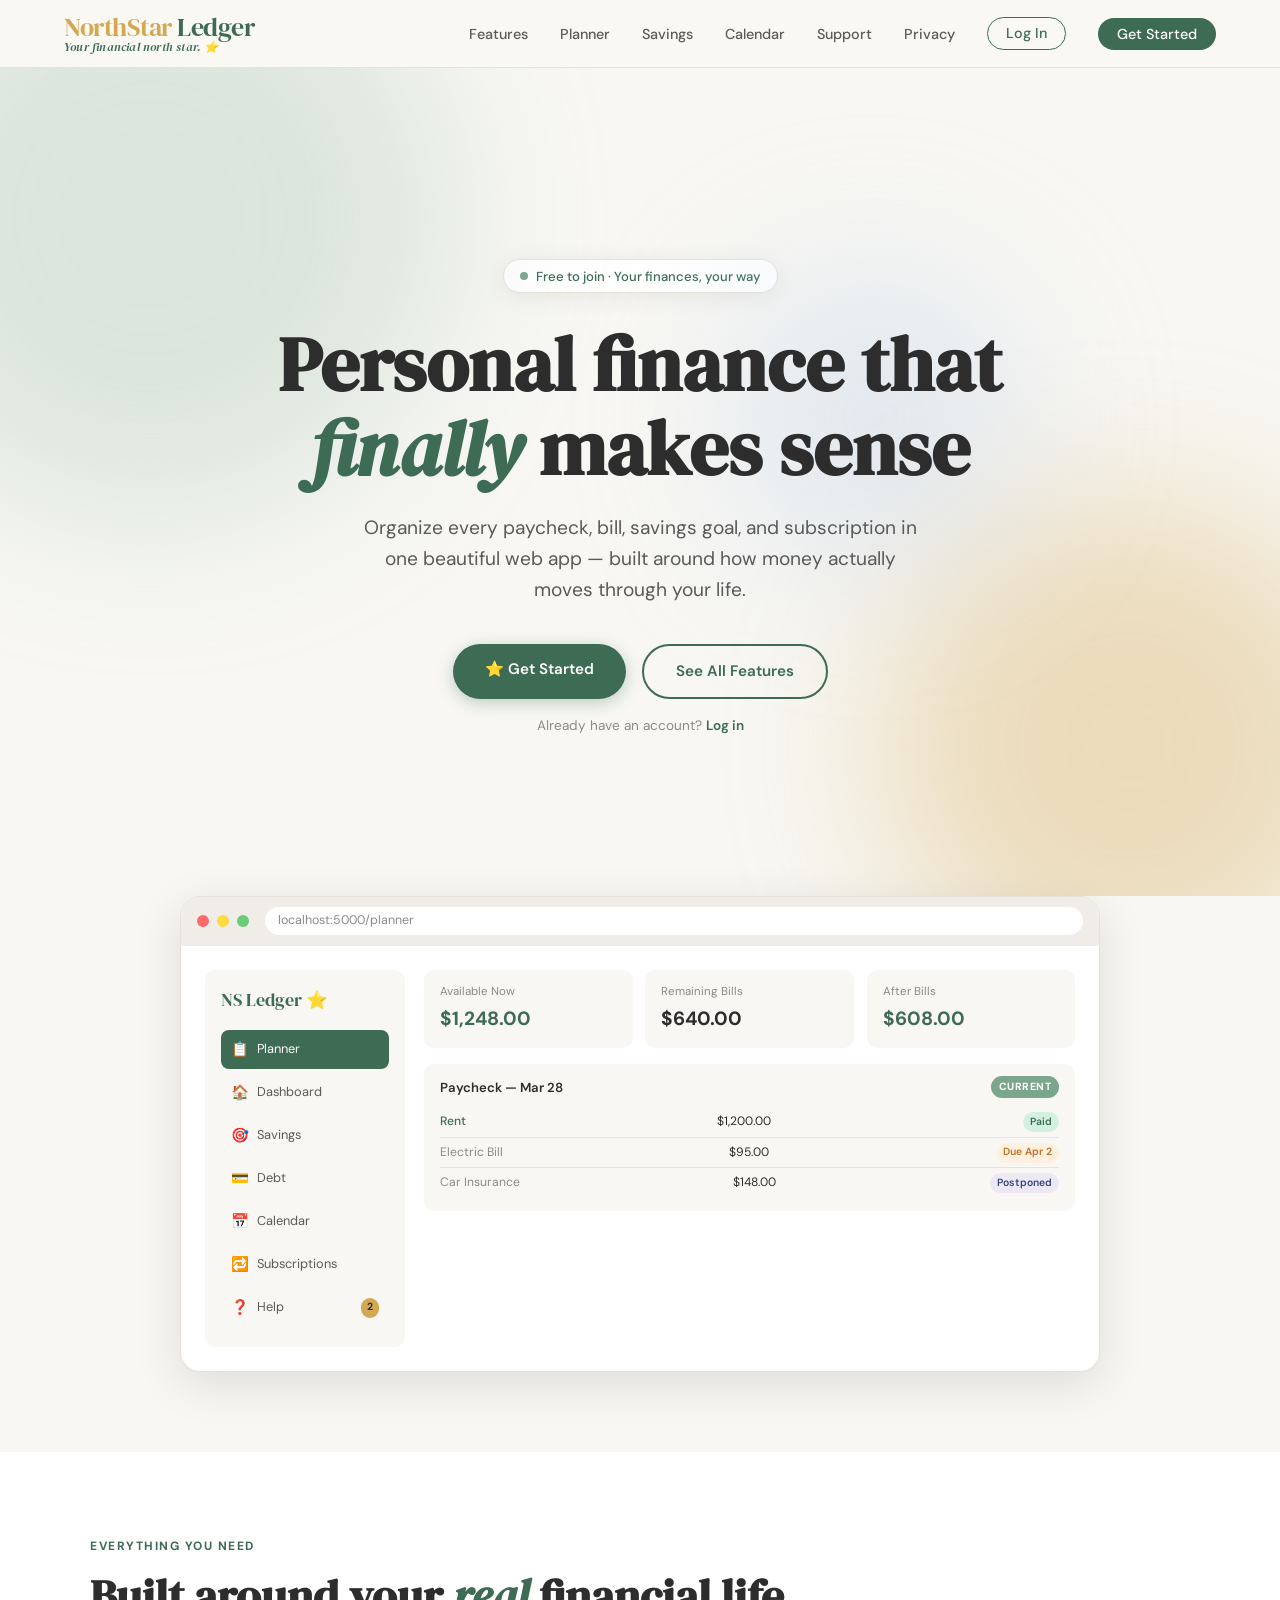
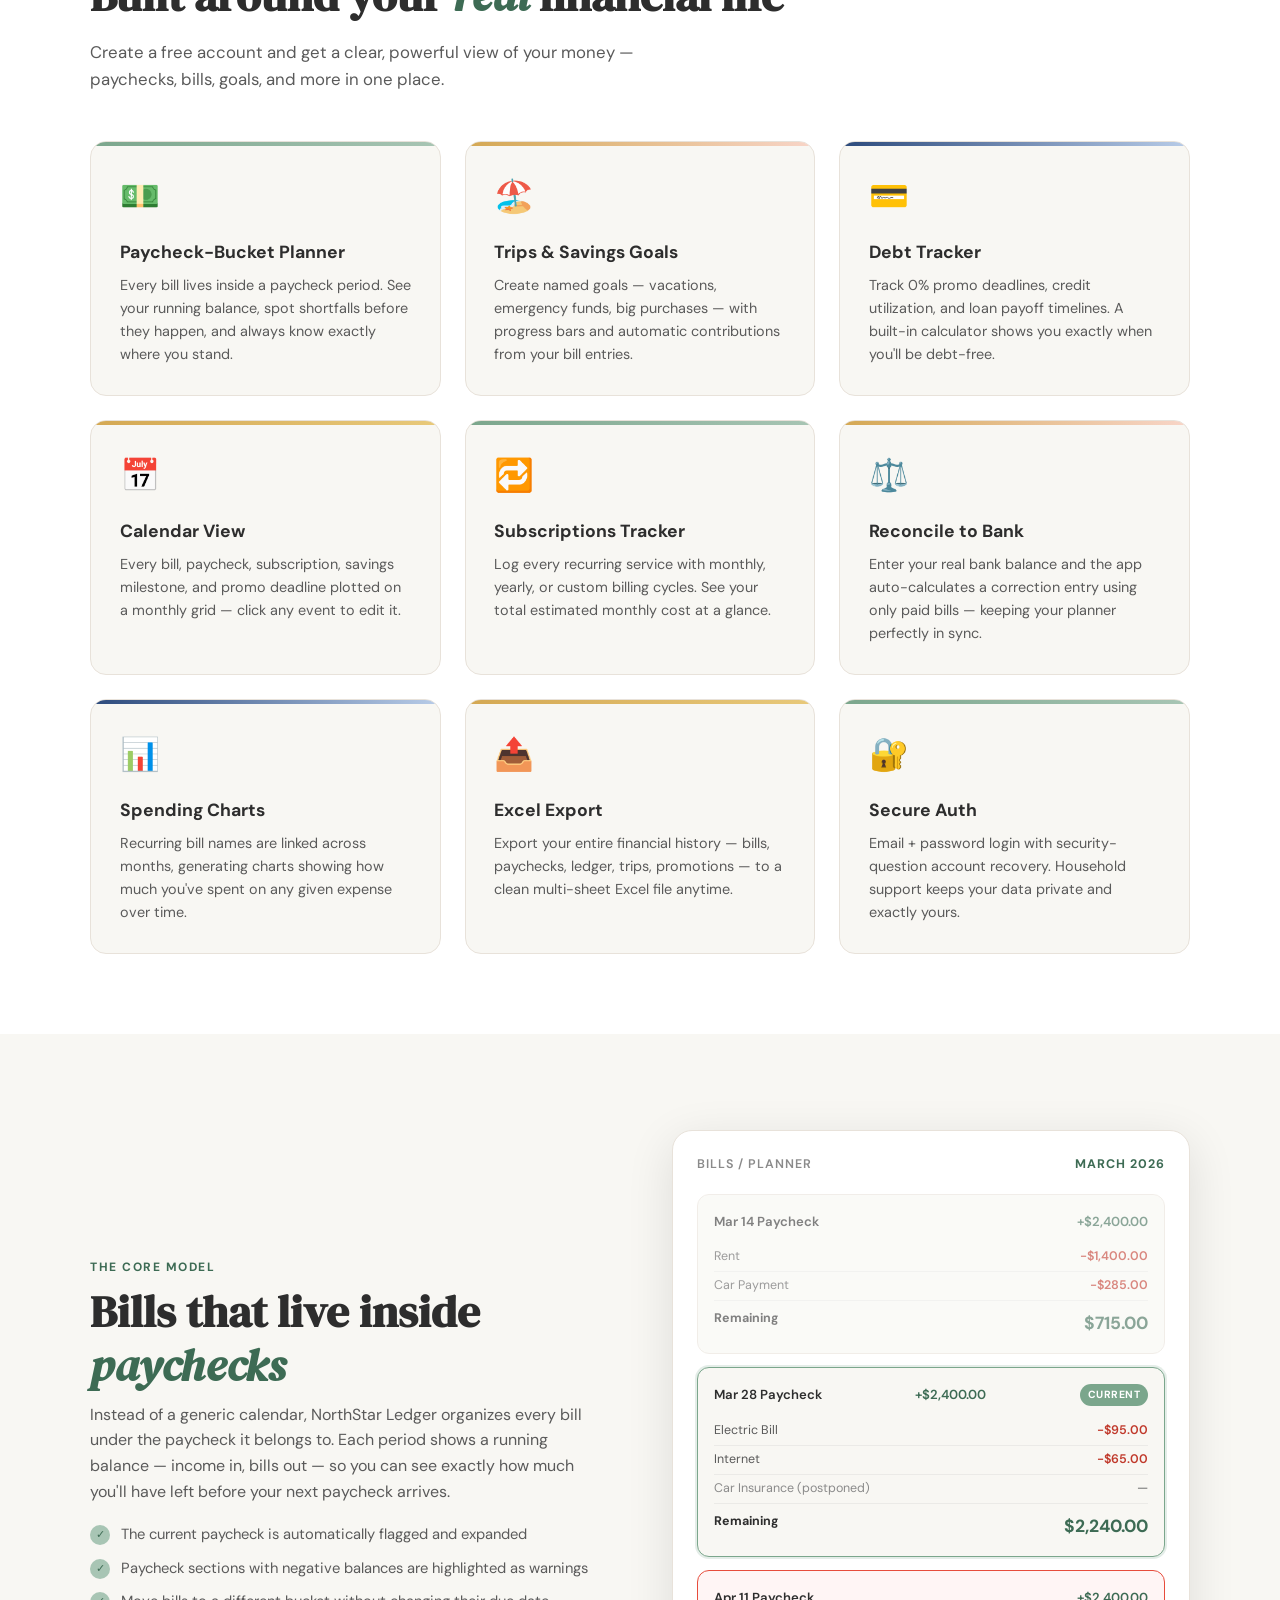
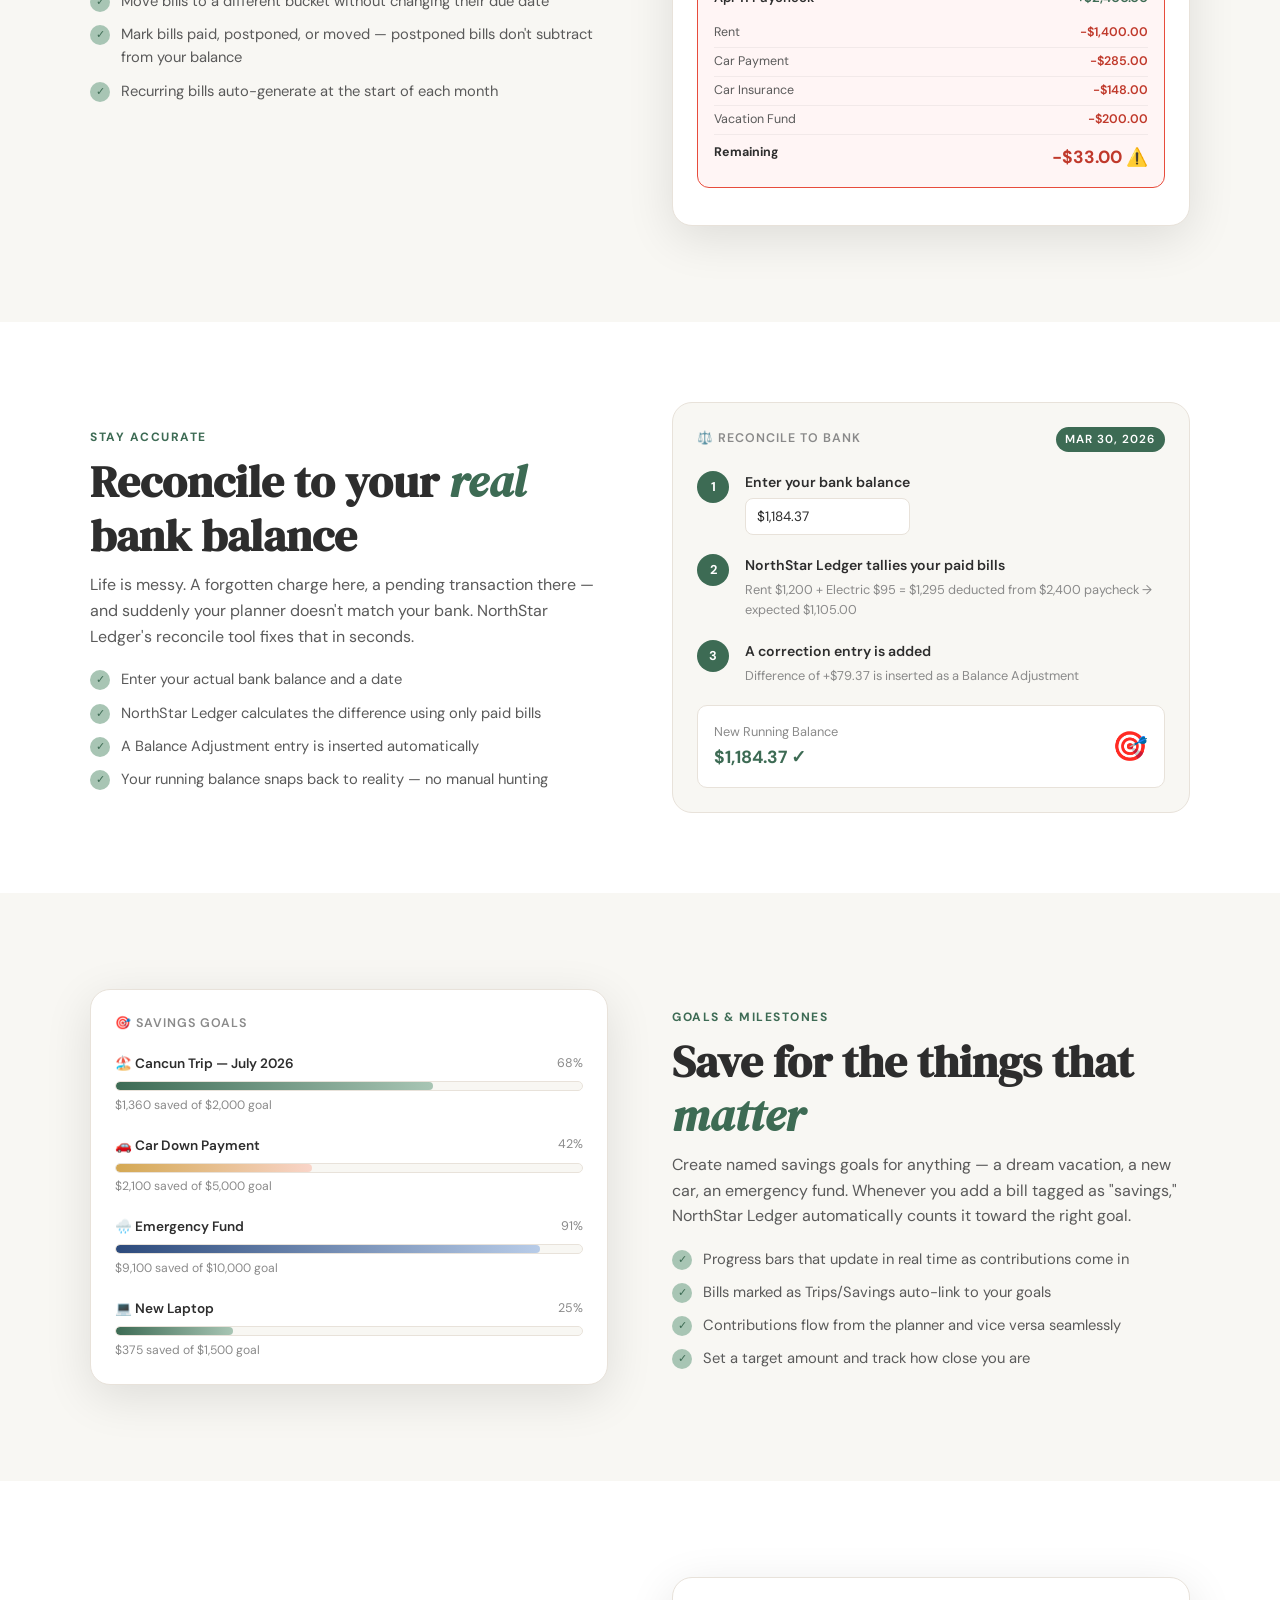
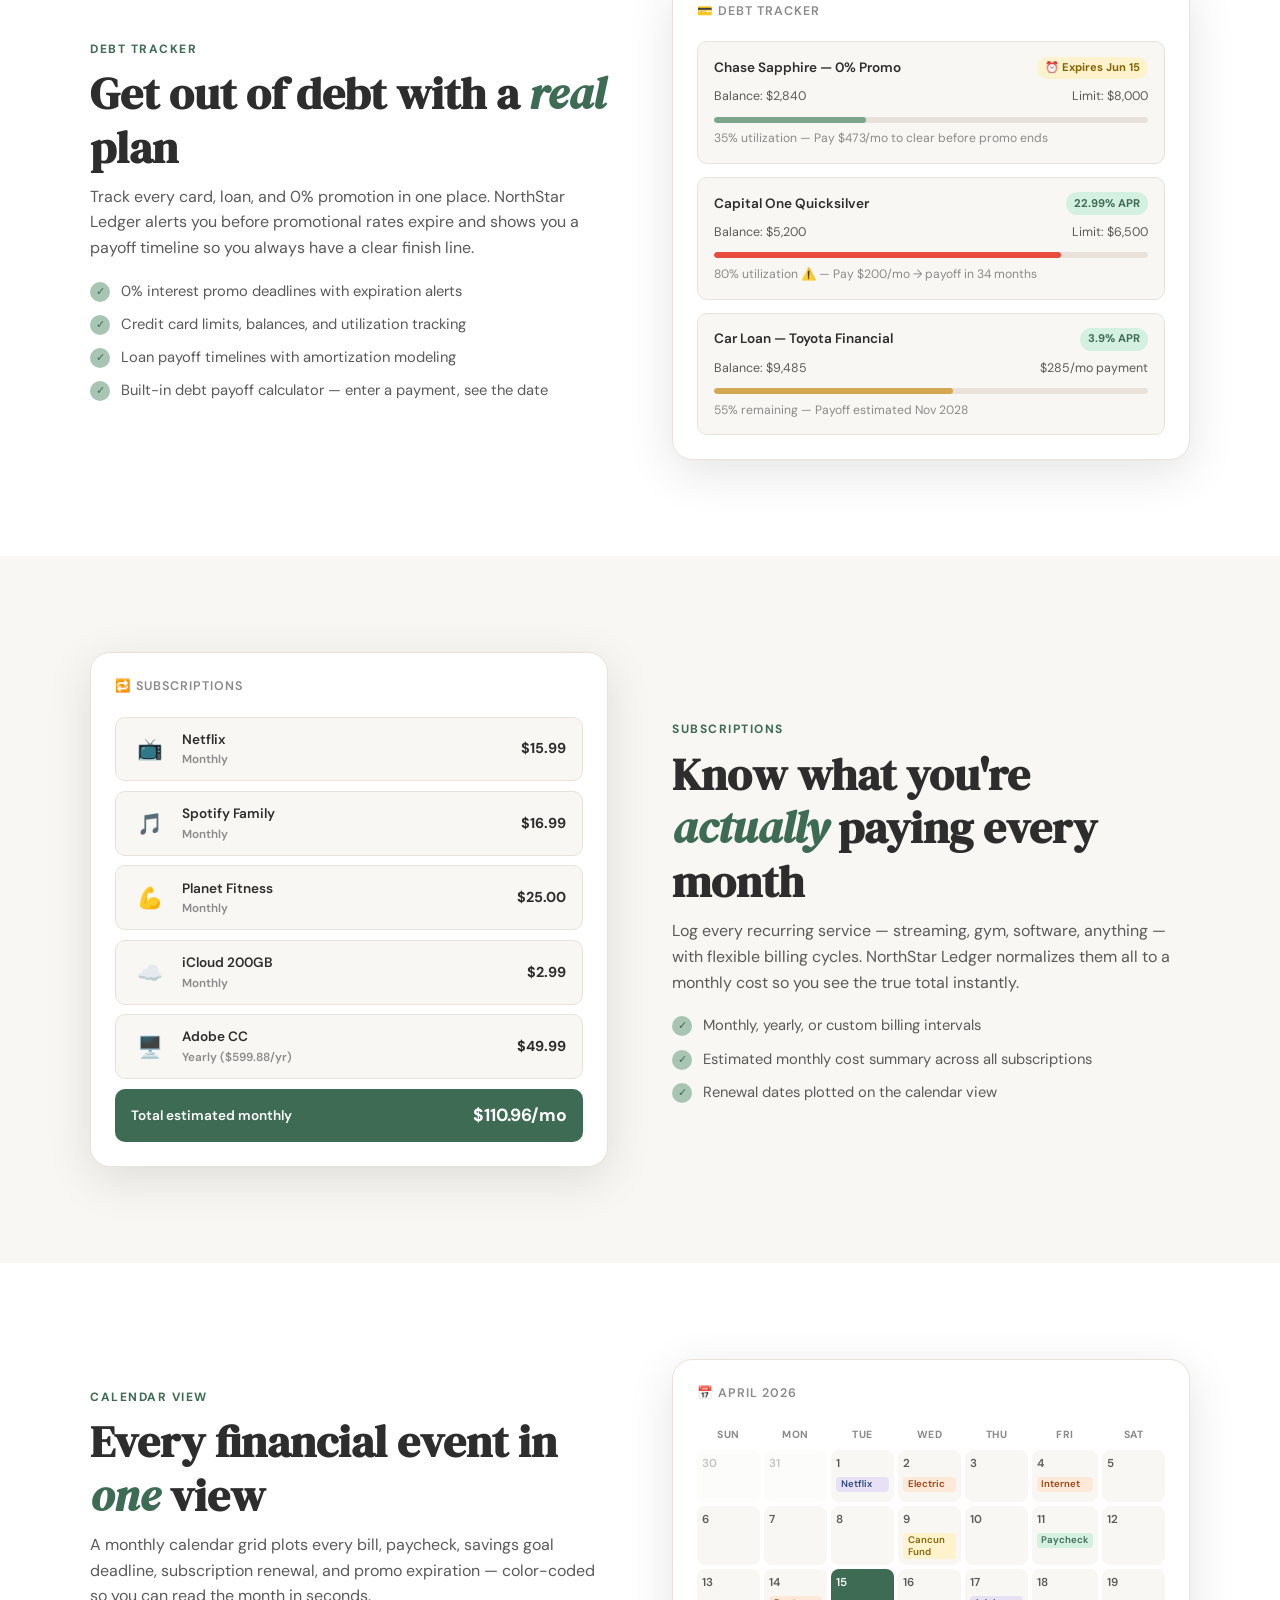
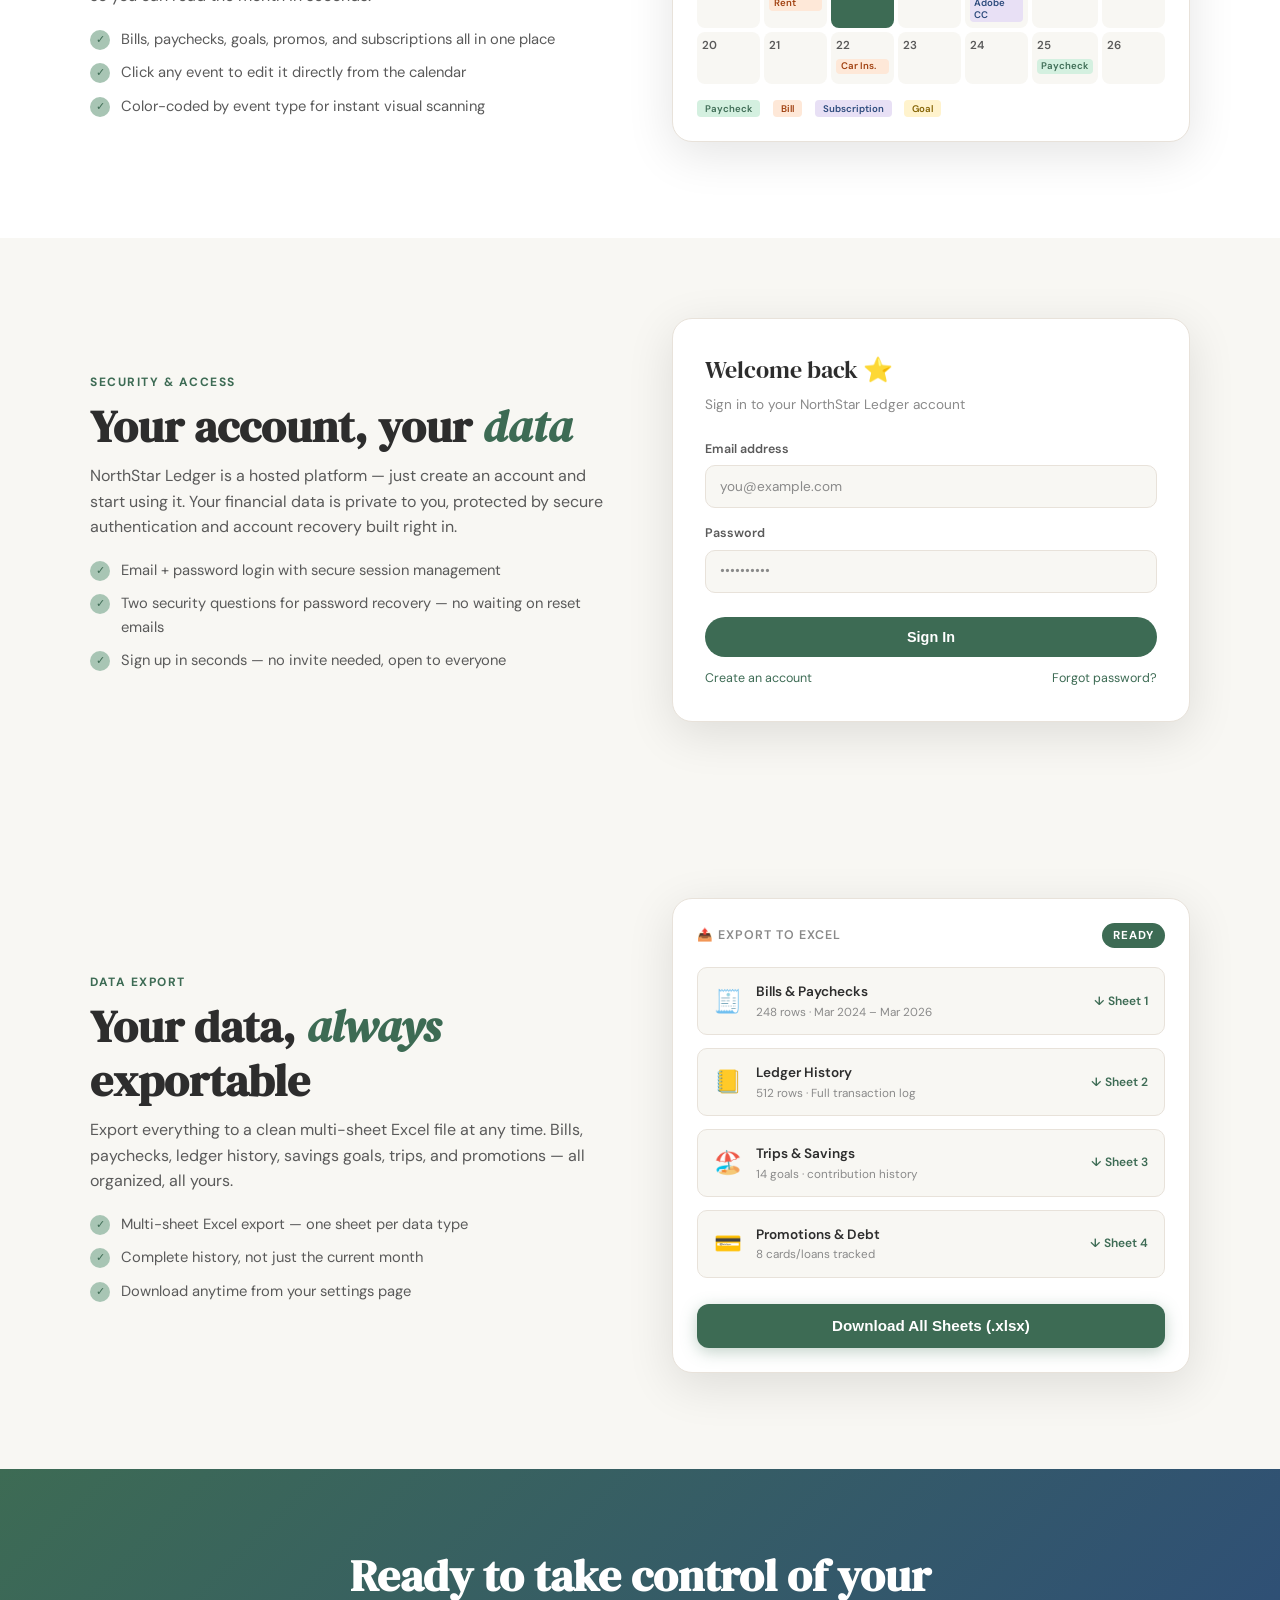
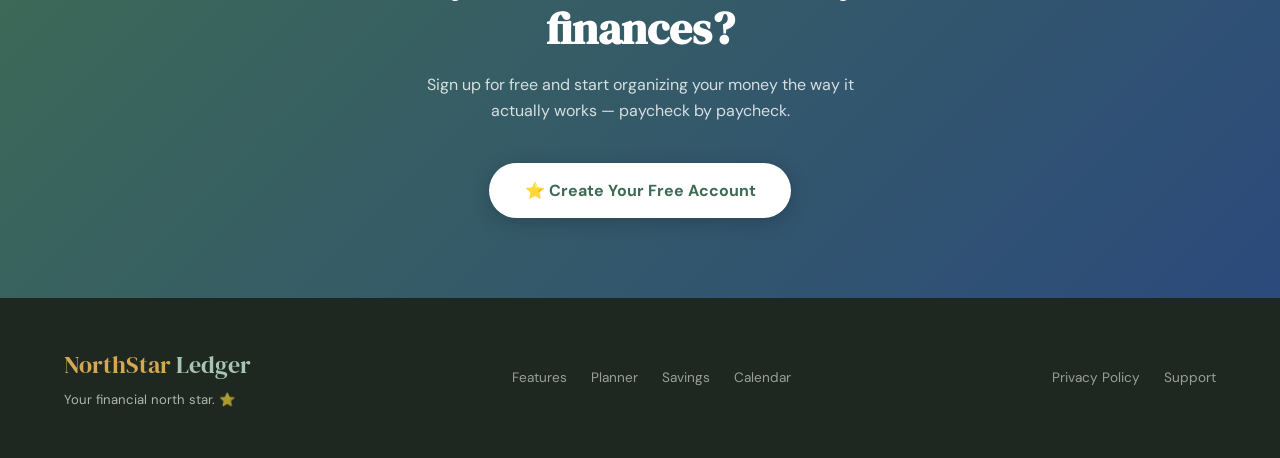
<file: templates/index.html>
<!DOCTYPE html>
<html lang="en">
<head>
  <meta charset="UTF-8"/>
  <link rel="icon" type="image/x-icon" href="/static/favicon.ico"/>

  <meta name="viewport" content="width=device-width, initial-scale=1.0"/>
  <title>NorthStar Ledger — Personal Finance, Thoughtfully Organized</title>
  <link rel="preconnect" href="https://fonts.googleapis.com"/>
  <link href="https://fonts.googleapis.com/css2?family=DM+Sans:ital,opsz,wght@0,9..40,300;0,9..40,400;0,9..40,500;0,9..40,600;0,9..40,700;1,9..40,400&family=DM+Serif+Display:ital@0;1&display=swap" rel="stylesheet"/>
  <style>
    *, *::before, *::after { box-sizing: border-box; margin: 0; padding: 0; }

    :root {
      --sage:     #7BA68C;
      --sage-lt:  #A8C5B4;
      --sage-dk:  #3D6B54;
      --cream:    #F8F7F3;
      --blush:    #D4A853;
      --blush-lt: #F5E8C8;
      --plum:     #2C4A7C;
      --plum-lt:  #B8CCE8;
      --gold:     #D4A853;
      --text:     #2D2D2D;
      --text-md:  #5A5A5A;
      --text-lt:  #8A8A8A;
      --white:    #FFFFFF;
      --border:   #E8E2DA;
      --shadow:   0 4px 24px rgba(0,0,0,0.07);
      --shadow-lg:0 12px 48px rgba(0,0,0,0.11);
      --r:        16px;
      --r-sm:     10px;
    }

    html { scroll-behavior: smooth; }

    body {
      font-family: 'DM Sans', sans-serif;
      background: var(--cream);
      color: var(--text);
      line-height: 1.6;
      overflow-x: hidden;
    }

    /* ─── NAV ─── */
    nav {
      position: sticky; top: 0; z-index: 100;
      background: rgba(250,248,244,0.92);
      backdrop-filter: blur(12px);
      border-bottom: 1px solid var(--border);
      padding: 0 5%;
      display: flex; align-items: center; justify-content: space-between;
      height: 68px;
    }
    .nav-logo {
      font-family: 'DM Serif Display', serif;
      font-size: 1.6rem;
      color: var(--gold);
      text-decoration: none;
      letter-spacing: -0.5px;
      display: flex; flex-direction: column; line-height: 1.1;
    }
    .nav-logo span { color: var(--sage-dk); }
    .nav-tagline {
      font-family: 'DM Serif Display', serif;
      font-style: italic; font-size: 0.72rem;
      color: var(--text-lt); font-weight: 400;
      letter-spacing: 0.2px;
    }
    .nav-links {
      display: flex; gap: 2rem; list-style: none;
    }
    .nav-links a {
      text-decoration: none; color: var(--text-md);
      font-size: 0.9rem; font-weight: 500;
      transition: color .2s;
    }
    .nav-links a:hover { color: var(--sage-dk); }
    .nav-login {
      border: 1.5px solid var(--sage-dk); color: var(--sage-dk) !important;
      padding: 0.4rem 1.1rem; border-radius: 50px;
      transition: background .2s, color .2s !important;
    }
    .nav-login:hover { background: var(--sage-dk); color: var(--white) !important; }
    .nav-cta {
      background: var(--sage-dk); color: var(--white) !important;
      padding: 0.45rem 1.2rem; border-radius: 50px;
      transition: background .2s !important;
    }
    .nav-cta:hover { background: var(--sage) !important; }

    /* ─── HERO ─── */
    .hero {
      min-height: 92vh;
      display: flex; flex-direction: column; align-items: center; justify-content: center;
      text-align: center;
      padding: 6rem 5% 4rem;
      position: relative;
      overflow: hidden;
    }
    .hero-blob {
      position: absolute; border-radius: 50%; filter: blur(80px); opacity: 0.35; pointer-events: none;
    }
    .blob1 { width: 600px; height: 600px; background: var(--sage-lt); top: -150px; left: -150px; }
    .blob2 { width: 500px; height: 500px; background: var(--blush); bottom: -100px; right: -100px; }
    .blob3 { width: 300px; height: 300px; background: var(--plum-lt); top: 200px; right: 20%; }

    .hero-badge {
      display: inline-flex; align-items: center; gap: 0.5rem;
      background: var(--white); border: 1px solid var(--border);
      border-radius: 50px; padding: 0.35rem 1rem;
      font-size: 0.82rem; color: var(--sage-dk); font-weight: 500;
      margin-bottom: 1.8rem;
      box-shadow: var(--shadow);
    }
    .hero-badge .dot {
      width: 8px; height: 8px; background: var(--sage); border-radius: 50%;
      animation: pulse 2s infinite;
    }
    @keyframes pulse {
      0%,100% { opacity: 1; transform: scale(1); }
      50%      { opacity: 0.5; transform: scale(1.4); }
    }

    .hero h1 {
      font-family: 'DM Serif Display', serif;
      font-size: clamp(2.6rem, 6vw, 5rem);
      line-height: 1.1;
      color: var(--text);
      max-width: 780px;
      margin-bottom: 1.4rem;
      position: relative;
    }
    .hero h1 em {
      font-style: italic;
      color: var(--sage-dk);
    }
    .hero-sub {
      font-size: clamp(1rem, 2vw, 1.2rem);
      color: var(--text-md);
      max-width: 560px;
      margin-bottom: 2.4rem;
      position: relative;
    }
    .hero-btns {
      display: flex; gap: 1rem; flex-wrap: wrap; justify-content: center;
      position: relative;
    }
    .btn-primary {
      background: var(--sage-dk); color: var(--white);
      padding: 0.85rem 2rem; border-radius: 50px;
      font-size: 0.95rem; font-weight: 600; text-decoration: none;
      border: none; cursor: pointer;
      transition: transform .2s, box-shadow .2s, background .2s;
      box-shadow: 0 4px 16px rgba(79,125,101,0.35);
    }
    .btn-primary:hover { transform: translateY(-2px); box-shadow: 0 8px 24px rgba(79,125,101,0.4); background: var(--sage); }
    .btn-outline {
      background: transparent; color: var(--sage-dk);
      padding: 0.85rem 2rem; border-radius: 50px;
      font-size: 0.95rem; font-weight: 600; text-decoration: none;
      border: 2px solid var(--sage-dk); cursor: pointer;
      transition: transform .2s, background .2s, color .2s;
    }
    .btn-outline:hover { transform: translateY(-2px); background: var(--sage-dk); color: var(--white); }

    /* ─── MOCKUP STRIP ─── */
    .mockup-strip {
      padding: 0 5% 5rem;
      display: flex; justify-content: center;
    }
    .mockup-card {
      background: var(--white);
      border-radius: 20px;
      box-shadow: var(--shadow-lg);
      border: 1px solid var(--border);
      overflow: hidden;
      width: 100%; max-width: 920px;
    }
    .mockup-bar {
      background: #F0EDE8;
      padding: 0.65rem 1rem;
      display: flex; align-items: center; gap: 0.5rem;
    }
    .mock-dot { width: 12px; height: 12px; border-radius: 50%; }
    .mock-dot:nth-child(1) { background: #FF6B6B; }
    .mock-dot:nth-child(2) { background: #FFD93D; }
    .mock-dot:nth-child(3) { background: #6BCB77; }
    .mock-url {
      flex: 1; background: var(--white); border-radius: 50px;
      padding: 0.25rem 0.8rem; font-size: 0.78rem; color: var(--text-lt);
      margin-left: 0.5rem;
    }
    .mockup-body {
      padding: 1.5rem;
      display: grid; grid-template-columns: 200px 1fr; gap: 1.2rem;
      min-height: 320px;
    }
    .mock-sidebar {
      background: var(--cream);
      border-radius: var(--r-sm);
      padding: 1rem;
    }
    .mock-app-name {
      font-family: 'DM Serif Display', serif;
      font-size: 1.1rem; color: var(--sage-dk);
      margin-bottom: 1rem;
    }
    .mock-nav-item {
      display: flex; align-items: center; gap: 0.5rem;
      padding: 0.5rem 0.6rem; border-radius: 8px;
      font-size: 0.8rem; color: var(--text-md);
      margin-bottom: 0.25rem;
      cursor: default;
    }
    .mock-nav-item.active {
      background: var(--sage-dk); color: var(--white);
    }
    .mock-nav-item .icon { font-size: 0.9rem; }
    .mock-nav-badge {
      margin-left: auto; background: var(--blush);
      color: var(--text); font-size: 0.65rem; font-weight: 700;
      border-radius: 50px; padding: 0.1rem 0.4rem;
    }
    .mock-main { display: flex; flex-direction: column; gap: 1rem; }
    .mock-stat-row { display: grid; grid-template-columns: repeat(3,1fr); gap: 0.8rem; }
    .mock-stat {
      background: var(--cream); border-radius: var(--r-sm);
      padding: 0.8rem 1rem;
    }
    .mock-stat-label { font-size: 0.72rem; color: var(--text-lt); margin-bottom: 0.2rem; }
    .mock-stat-val { font-size: 1.2rem; font-weight: 700; color: var(--text); }
    .mock-stat-val.green { color: var(--sage-dk); }
    .mock-stat-val.red   { color: #C0392B; }
    .mock-bucket {
      background: var(--cream); border-radius: var(--r-sm); padding: 0.8rem 1rem;
    }
    .mock-bucket-header {
      display: flex; align-items: center; justify-content: space-between;
      margin-bottom: 0.6rem;
    }
    .mock-bucket-title { font-size: 0.82rem; font-weight: 600; }
    .mock-current-badge {
      background: var(--sage); color: var(--white);
      font-size: 0.65rem; font-weight: 700; padding: 0.15rem 0.5rem;
      border-radius: 50px; letter-spacing: 0.5px;
    }
    .mock-bill-row {
      display: flex; align-items: center; justify-content: space-between;
      padding: 0.3rem 0; border-bottom: 1px solid var(--border);
      font-size: 0.76rem;
    }
    .mock-bill-row:last-child { border-bottom: none; }
    .mock-paid { color: var(--sage-dk); font-weight: 500; }
    .mock-unpaid { color: var(--text-lt); }
    .mock-pill {
      font-size: 0.65rem; font-weight: 600; padding: 0.1rem 0.45rem;
      border-radius: 50px;
    }
    .pill-paid { background: #D4F0E0; color: var(--sage-dk); }
    .pill-due  { background: #FFF0E0; color: #C07020; }
    .pill-post { background: #EEE8F5; color: var(--plum); }

    /* ─── SECTION BASE ─── */
    section { padding: 5rem 5%; }
    .section-label {
      display: inline-block;
      font-size: 0.75rem; font-weight: 700; letter-spacing: 1.5px;
      text-transform: uppercase; color: var(--sage-dk);
      margin-bottom: 0.8rem;
    }
    h2 {
      font-family: 'DM Serif Display', serif;
      font-size: clamp(1.8rem, 3.5vw, 2.8rem);
      line-height: 1.2;
      color: var(--text);
      margin-bottom: 1rem;
    }
    h2 em { font-style: italic; color: var(--sage-dk); }
    .section-sub {
      font-size: 1.05rem; color: var(--text-md);
      max-width: 560px; margin-bottom: 3rem;
    }

    /* ─── FEATURE GRID ─── */
    .features-section { background: var(--white); }
    .features-section .inner { max-width: 1100px; margin: 0 auto; }
    .features-grid {
      display: grid;
      grid-template-columns: repeat(auto-fit, minmax(300px, 1fr));
      gap: 1.5rem;
    }
    .feat-card {
      background: var(--cream);
      border-radius: var(--r);
      padding: 1.8rem;
      border: 1px solid var(--border);
      transition: transform .25s, box-shadow .25s;
      position: relative;
      overflow: hidden;
    }
    .feat-card::before {
      content: ''; position: absolute;
      top: 0; left: 0; right: 0; height: 4px;
      border-radius: var(--r) var(--r) 0 0;
    }
    .feat-card.c-sage::before  { background: linear-gradient(90deg, var(--sage), var(--sage-lt)); }
    .feat-card.c-blush::before { background: linear-gradient(90deg, var(--blush), #f8d5c8); }
    .feat-card.c-plum::before  { background: linear-gradient(90deg, var(--plum), var(--plum-lt)); }
    .feat-card.c-gold::before  { background: linear-gradient(90deg, var(--gold), #e8c97a); }
    .feat-card:hover { transform: translateY(-4px); box-shadow: var(--shadow-lg); }
    .feat-icon { font-size: 2rem; margin-bottom: 1rem; }
    .feat-card h3 {
      font-size: 1.1rem; font-weight: 700; margin-bottom: 0.5rem;
    }
    .feat-card p { font-size: 0.9rem; color: var(--text-md); line-height: 1.6; }

    /* ─── DETAIL ROWS ─── */
    .detail-row {
      display: grid; grid-template-columns: 1fr 1fr;
      gap: 4rem; align-items: center;
      max-width: 1100px; margin: 0 auto 6rem;
    }
    .detail-row.reverse { direction: rtl; }
    .detail-row.reverse > * { direction: ltr; }
    .detail-row:last-child { margin-bottom: 0; }
    .detail-text {}
    .detail-text h2 { margin-bottom: 0.6rem; }
    .detail-text .section-label { margin-bottom: 0.5rem; }
    .detail-text p { color: var(--text-md); font-size: 1rem; margin-bottom: 1rem; }
    .detail-list { list-style: none; display: flex; flex-direction: column; gap: 0.6rem; margin-top: 1.2rem; }
    .detail-list li {
      display: flex; align-items: flex-start; gap: 0.7rem;
      font-size: 0.92rem; color: var(--text-md);
    }
    .detail-list li .check {
      width: 20px; height: 20px; border-radius: 50%;
      background: var(--sage-lt); color: var(--sage-dk);
      display: flex; align-items: center; justify-content: center;
      font-size: 0.7rem; flex-shrink: 0; margin-top: 2px;
    }
    .detail-visual {
      background: var(--white);
      border-radius: 20px;
      box-shadow: var(--shadow-lg);
      border: 1px solid var(--border);
      overflow: hidden;
      padding: 1.5rem;
    }
    .detail-visual-header {
      font-size: 0.78rem; font-weight: 600; color: var(--text-lt);
      text-transform: uppercase; letter-spacing: 1px;
      margin-bottom: 1.2rem;
      display: flex; align-items: center; justify-content: space-between;
    }

    /* Bucket visual */
    .bucket-visual {}
    .bucket-period {
      background: var(--cream); border-radius: 12px;
      padding: 1rem; margin-bottom: 0.8rem;
      border: 1px solid var(--border);
    }
    .bucket-period.current {
      border-color: var(--sage);
      box-shadow: 0 0 0 2px rgba(123,166,140,0.2);
    }
    .bucket-period-head {
      display: flex; align-items: center; justify-content: space-between;
      margin-bottom: 0.7rem;
    }
    .bp-date { font-size: 0.82rem; font-weight: 600; }
    .bp-income { font-size: 0.82rem; color: var(--sage-dk); font-weight: 600; }
    .bp-balance { font-size: 1.1rem; font-weight: 700; }
    .bp-balance.pos { color: var(--sage-dk); }
    .bp-balance.neg { color: #C0392B; }
    .bp-bill-row {
      display: flex; align-items: center; justify-content: space-between;
      font-size: 0.78rem; padding: 0.25rem 0;
      border-bottom: 1px solid rgba(0,0,0,0.05);
    }
    .bp-bill-row:last-child { border-bottom: none; }
    .bp-bill-name { color: var(--text-md); }
    .bp-bill-amt  { font-weight: 600; }

    /* Savings visual */
    .savings-goals {}
    .goal-item { margin-bottom: 1.2rem; }
    .goal-item:last-child { margin-bottom: 0; }
    .goal-header {
      display: flex; align-items: center; justify-content: space-between;
      margin-bottom: 0.4rem;
    }
    .goal-name { font-size: 0.85rem; font-weight: 600; }
    .goal-pct  { font-size: 0.78rem; color: var(--text-lt); }
    .goal-bar-bg {
      width: 100%; height: 10px; background: var(--cream);
      border-radius: 50px; overflow: hidden; border: 1px solid var(--border);
    }
    .goal-bar-fill { height: 100%; border-radius: 50px; transition: width 1s; }
    .fill-sage  { background: linear-gradient(90deg, var(--sage-dk), var(--sage-lt)); }
    .fill-blush { background: linear-gradient(90deg, var(--blush), #f9d5c9); }
    .fill-plum  { background: linear-gradient(90deg, var(--plum), var(--plum-lt)); }
    .goal-amounts { font-size: 0.76rem; color: var(--text-lt); margin-top: 0.3rem; }

    /* Debt visual */
    .debt-visual {}
    .debt-card {
      background: var(--cream); border-radius: 10px;
      padding: 0.9rem 1rem; margin-bottom: 0.8rem;
      border: 1px solid var(--border);
    }
    .debt-card:last-child { margin-bottom: 0; }
    .debt-header {
      display: flex; align-items: center; justify-content: space-between;
      margin-bottom: 0.5rem;
    }
    .debt-name { font-size: 0.85rem; font-weight: 600; }
    .debt-alert {
      font-size: 0.7rem; font-weight: 700; padding: 0.15rem 0.5rem;
      border-radius: 50px;
    }
    .alert-promo { background: #FFF3CD; color: #856404; }
    .alert-ok    { background: #D4F0E0; color: var(--sage-dk); }
    .debt-row { display: flex; justify-content: space-between; font-size: 0.78rem; color: var(--text-md); }
    .debt-util-bar-bg {
      width: 100%; height: 6px; background: var(--border);
      border-radius: 50px; overflow: hidden; margin-top: 0.6rem;
    }
    .debt-util-fill {
      height: 100%; border-radius: 50px;
    }
    .util-low  { background: var(--sage); }
    .util-mid  { background: var(--gold); }
    .util-high { background: #E74C3C; }

    /* Calendar visual */
    .cal-visual {}
    .cal-grid {
      display: grid; grid-template-columns: repeat(7, 1fr);
      gap: 4px;
    }
    .cal-day-name {
      font-size: 0.65rem; font-weight: 700; color: var(--text-lt);
      text-align: center; padding: 0.2rem 0;
      text-transform: uppercase; letter-spacing: 0.5px;
    }
    .cal-day {
      background: var(--cream); border-radius: 8px;
      padding: 0.3rem 0.3rem 0.4rem;
      min-height: 52px; font-size: 0.72rem; font-weight: 600;
      color: var(--text-md); position: relative;
    }
    .cal-day.today {
      background: var(--sage-dk); color: var(--white);
    }
    .cal-day.other { opacity: 0.35; }
    .cal-event {
      font-size: 0.6rem; font-weight: 600; border-radius: 4px;
      padding: 0.1rem 0.3rem; margin-top: 0.2rem; line-height: 1.2;
    }
    .ev-bill { background: #FEE8D8; color: #A04010; }
    .ev-pay  { background: #D4F0E0; color: var(--sage-dk); }
    .ev-sub  { background: #E8E0F5; color: var(--plum); }
    .ev-goal { background: #FFF3CD; color: #856404; }

    /* Admin visual */
    .admin-visual {}
    .admin-tabs {
      display: flex; gap: 0.3rem; flex-wrap: wrap; margin-bottom: 1.2rem;
    }
    .admin-tab {
      padding: 0.35rem 0.9rem; border-radius: 50px;
      font-size: 0.76rem; font-weight: 600;
      background: var(--cream); color: var(--text-md);
      border: 1px solid var(--border); cursor: default;
      display: flex; align-items: center; gap: 0.35rem;
    }
    .admin-tab.active { background: var(--sage-dk); color: var(--white); border-color: transparent; }
    .admin-table { width: 100%; border-collapse: collapse; font-size: 0.78rem; }
    .admin-table th {
      text-align: left; padding: 0.5rem 0.6rem;
      background: var(--cream); color: var(--text-lt);
      font-weight: 600; font-size: 0.72rem; letter-spacing: 0.5px;
      text-transform: uppercase;
    }
    .admin-table td {
      padding: 0.5rem 0.6rem; border-bottom: 1px solid var(--border);
      color: var(--text-md);
    }
    .admin-table tr:last-child td { border-bottom: none; }
    .badge { display: inline-block; padding: 0.15rem 0.55rem; border-radius: 50px; font-size: 0.68rem; font-weight: 700; }
    .badge-admin   { background: #E8E0F5; color: var(--plum); }
    .badge-user    { background: var(--cream); color: var(--text-lt); border: 1px solid var(--border); }
    .badge-testing { background: #FFF3CD; color: #856404; }
    .badge-live    { background: #D4F0E0; color: var(--sage-dk); }

    /* Maint entries */
    .maint-entry {
      background: var(--cream); border-radius: 10px;
      padding: 0.8rem 1rem; margin-bottom: 0.6rem;
      border: 1px solid var(--border);
    }
    .maint-entry:last-child { margin-bottom: 0; }
    .maint-entry-head {
      display: flex; align-items: center; gap: 0.5rem; margin-bottom: 0.3rem;
    }
    .maint-entry-title { font-size: 0.83rem; font-weight: 600; flex: 1; }
    .maint-entry-body  { font-size: 0.76rem; color: var(--text-lt); }

    /* Export visual */
    .export-visual { display: flex; flex-direction: column; gap: 0.8rem; }
    .export-sheet {
      display: flex; align-items: center; gap: 0.9rem;
      background: var(--cream); border-radius: 10px;
      padding: 0.8rem 1rem; border: 1px solid var(--border);
    }
    .sheet-icon { font-size: 1.4rem; }
    .sheet-info { flex: 1; }
    .sheet-name  { font-size: 0.85rem; font-weight: 600; }
    .sheet-rows  { font-size: 0.73rem; color: var(--text-lt); }
    .sheet-dl    { font-size: 0.75rem; font-weight: 600; color: var(--sage-dk); }

    /* ─── RECONCILE SECTION ─── */
    .reconcile-section {
      background: var(--white);
    }
    .reconcile-inner {
      max-width: 1100px; margin: 0 auto;
      display: grid; grid-template-columns: 1fr 1fr; gap: 4rem; align-items: center;
    }
    .recon-visual {
      background: var(--cream); border-radius: 20px;
      border: 1px solid var(--border);
      padding: 1.5rem;
    }
    .recon-step {
      display: flex; gap: 1rem; align-items: flex-start;
      margin-bottom: 1.2rem;
    }
    .recon-step:last-child { margin-bottom: 0; }
    .recon-num {
      width: 32px; height: 32px; border-radius: 50%;
      background: var(--sage-dk); color: var(--white);
      display: flex; align-items: center; justify-content: center;
      font-size: 0.8rem; font-weight: 700; flex-shrink: 0;
    }
    .recon-body {}
    .recon-title { font-size: 0.88rem; font-weight: 600; margin-bottom: 0.2rem; }
    .recon-desc  { font-size: 0.8rem; color: var(--text-lt); }
    .recon-result {
      background: var(--white); border-radius: 10px;
      border: 1px solid var(--border); padding: 1rem;
      margin-top: 1.2rem;
      display: flex; align-items: center; justify-content: space-between;
    }
    .recon-result-label { font-size: 0.8rem; color: var(--text-lt); }
    .recon-result-val   { font-size: 1.1rem; font-weight: 700; color: var(--sage-dk); }

    /* ─── AUTH SECTION ─── */
    .auth-section { background: var(--cream); }
    .auth-inner {
      max-width: 1100px; margin: 0 auto;
      display: grid; grid-template-columns: 1fr 1fr; gap: 4rem; align-items: center;
    }
    .auth-form-mock {
      background: var(--white); border-radius: 20px;
      border: 1px solid var(--border); box-shadow: var(--shadow-lg);
      padding: 2rem;
    }
    .auth-form-title {
      font-family: 'DM Serif Display', serif; font-size: 1.5rem;
      margin-bottom: 0.3rem;
    }
    .auth-form-sub { font-size: 0.85rem; color: var(--text-lt); margin-bottom: 1.5rem; }
    .form-field { margin-bottom: 1rem; }
    .form-label { font-size: 0.78rem; font-weight: 600; color: var(--text-md); display: block; margin-bottom: 0.35rem; }
    .form-input-mock {
      width: 100%; background: var(--cream);
      border: 1px solid var(--border); border-radius: 10px;
      padding: 0.6rem 0.9rem; font-size: 0.85rem; color: var(--text-lt);
    }
    .form-row { display: grid; grid-template-columns: 1fr 1fr; gap: 0.8rem; }
    .form-btn-mock {
      width: 100%; background: var(--sage-dk); color: var(--white);
      border: none; border-radius: 50px; padding: 0.75rem;
      font-size: 0.9rem; font-weight: 600; cursor: default;
      margin-top: 0.5rem;
    }
    .form-links {
      display: flex; justify-content: space-between;
      margin-top: 0.8rem;
    }
    .form-link { font-size: 0.78rem; color: var(--sage-dk); text-decoration: none; }

    /* ─── SUBSCRIPTIONS ─── */
    .sub-visual {}
    .sub-item {
      display: flex; align-items: center; gap: 0.9rem;
      background: var(--cream); border-radius: 10px;
      padding: 0.7rem 1rem; margin-bottom: 0.6rem;
      border: 1px solid var(--border);
    }
    .sub-icon { font-size: 1.3rem; width: 36px; text-align: center; }
    .sub-name { font-size: 0.85rem; font-weight: 600; flex: 1; }
    .sub-interval { font-size: 0.73rem; color: var(--text-lt); }
    .sub-cost { font-size: 0.9rem; font-weight: 700; color: var(--text); }
    .sub-total {
      background: var(--sage-dk); color: var(--white);
      border-radius: 10px; padding: 0.8rem 1rem;
      display: flex; justify-content: space-between; align-items: center;
      margin-top: 0.4rem;
    }
    .sub-total-label { font-size: 0.85rem; font-weight: 600; }
    .sub-total-val   { font-size: 1.1rem; font-weight: 700; }

    /* ─── CTA BANNER ─── */
    .cta-section {
      background: linear-gradient(135deg, var(--sage-dk) 0%, var(--plum) 100%);
      text-align: center; padding: 5rem 5%;
    }
    .cta-section h2 {
      color: var(--white); max-width: 600px; margin: 0 auto 1rem;
    }
    .cta-section p { color: rgba(255,255,255,0.8); max-width: 480px; margin: 0 auto 2.5rem; }
    .btn-white {
      background: var(--white); color: var(--sage-dk);
      padding: 0.9rem 2.2rem; border-radius: 50px;
      font-size: 1rem; font-weight: 700; text-decoration: none;
      display: inline-block;
      transition: transform .2s, box-shadow .2s;
      box-shadow: 0 4px 20px rgba(0,0,0,0.2);
    }
    .btn-white:hover { transform: translateY(-3px); box-shadow: 0 8px 32px rgba(0,0,0,0.25); }

    /* ─── FOOTER ─── */
    footer {
      background: #1E2820;
      color: rgba(255,255,255,0.65);
      padding: 3rem 5%;
      display: flex; align-items: center; justify-content: space-between;
      flex-wrap: wrap; gap: 1.5rem;
    }
    .footer-logo {
      font-family: 'DM Serif Display', serif; font-size: 1.5rem;
      color: var(--gold); text-decoration: none;
    }
    .footer-logo span { color: var(--sage-lt); }
    .footer-tagline { font-size: 0.82rem; margin-top: 0.3rem; }
    .footer-links { display: flex; gap: 1.5rem; flex-wrap: wrap; }
    .footer-links a {
      text-decoration: none; color: rgba(255,255,255,0.55);
      font-size: 0.85rem; transition: color .2s;
    }
    .footer-links a:hover { color: var(--white); }
    .footer-copy { font-size: 0.78rem; }

    /* ─── RESPONSIVE ─── */
    @media (max-width: 768px) {
      .mockup-body { grid-template-columns: 1fr; }
      .mock-sidebar { display: none; }
      .detail-row { grid-template-columns: 1fr; gap: 2rem; }
      .detail-row.reverse { direction: ltr; }
      .reconcile-inner, .auth-inner { grid-template-columns: 1fr; gap: 2rem; }
      .nav-links { display: none; }
      .cal-grid .cal-day { min-height: 38px; }
    }

    /* fade-in on scroll */
    .fade-in {
      opacity: 0; transform: translateY(28px);
      transition: opacity 0.7s ease, transform 0.7s ease;
    }
    .fade-in.visible { opacity: 1; transform: none; }
  </style>
</head>
<body>

<!-- ─── NAV ─── -->
<nav>
  <a class="nav-logo" href="#"><div>NorthStar <span>Ledger</span></div><span class="nav-tagline">Your financial north star. ⭐</span></a>
  <ul class="nav-links">
    <li><a href="#features">Features</a></li>
    <li><a href="#planner">Planner</a></li>
    <li><a href="#savings">Savings</a></li>
    <li><a href="#calendar">Calendar</a></li>
    <li><a href="/support">Support</a></li>
    <li><a href="/privacy">Privacy</a></li>
    <li><a href="/login" class="nav-login">Log In</a></li>
    <li><a href="/register" class="nav-cta">Get Started</a></li>
  </ul>
</nav>

<!-- ─── HERO ─── -->
<section class="hero">
  <div class="hero-blob blob1"></div>
  <div class="hero-blob blob2"></div>
  <div class="hero-blob blob3"></div>

  <div class="hero-badge"><span class="dot"></span>Free to join · Your finances, your way</div>

  <h1>Personal finance that <em>finally</em> makes sense</h1>

  <p class="hero-sub">
    Organize every paycheck, bill, savings goal, and subscription in one beautiful
    web app — built around how money actually moves through your life.
  </p>
  <div class="hero-btns">
    <a href="/register" class="btn-primary">⭐ Get Started</a>
    <a href="#features" class="btn-outline">See All Features</a>
  </div>
  <p style="margin-top:1rem; font-size:0.85rem; color:var(--text-lt); position:relative;">Already have an account? <a href="/login" style="color:var(--sage-dk); font-weight:600; text-decoration:none;">Log in</a></p>
</section>

<!-- ─── BROWSER MOCKUP ─── -->
<div class="mockup-strip fade-in">
  <div class="mockup-card">
    <div class="mockup-bar">
      <div class="mock-dot"></div>
      <div class="mock-dot"></div>
      <div class="mock-dot"></div>
      <div class="mock-url">localhost:5000/planner</div>
    </div>
    <div class="mockup-body">
      <div class="mock-sidebar">
        <div class="mock-app-name">NS Ledger ⭐</div>
        <div class="mock-nav-item active"><span class="icon">📋</span> Planner</div>
        <div class="mock-nav-item"><span class="icon">🏠</span> Dashboard</div>
        <div class="mock-nav-item"><span class="icon">🎯</span> Savings</div>
        <div class="mock-nav-item"><span class="icon">💳</span> Debt</div>
        <div class="mock-nav-item"><span class="icon">📅</span> Calendar</div>
        <div class="mock-nav-item"><span class="icon">🔁</span> Subscriptions</div>
        <div class="mock-nav-item"><span class="icon">❓</span> Help <span class="mock-nav-badge">2</span></div>
      </div>
      <div class="mock-main">
        <div class="mock-stat-row">
          <div class="mock-stat">
            <div class="mock-stat-label">Available Now</div>
            <div class="mock-stat-val green">$1,248.00</div>
          </div>
          <div class="mock-stat">
            <div class="mock-stat-label">Remaining Bills</div>
            <div class="mock-stat-val">$640.00</div>
          </div>
          <div class="mock-stat">
            <div class="mock-stat-label">After Bills</div>
            <div class="mock-stat-val green">$608.00</div>
          </div>
        </div>
        <div class="mock-bucket">
          <div class="mock-bucket-header">
            <span class="mock-bucket-title">Paycheck — Mar 28</span>
            <span class="mock-current-badge">CURRENT</span>
          </div>
          <div class="mock-bill-row">
            <span class="mock-paid">Rent</span>
            <span>$1,200.00</span>
            <span class="mock-pill pill-paid">Paid</span>
          </div>
          <div class="mock-bill-row">
            <span class="mock-unpaid">Electric Bill</span>
            <span>$95.00</span>
            <span class="mock-pill pill-due">Due Apr 2</span>
          </div>
          <div class="mock-bill-row">
            <span class="mock-unpaid">Car Insurance</span>
            <span>$148.00</span>
            <span class="mock-pill pill-post">Postponed</span>
          </div>
        </div>
      </div>
    </div>
  </div>
</div>

<!-- ─── FEATURES GRID ─── -->
<section class="features-section" id="features">
  <div class="inner">
    <span class="section-label">Everything you need</span>
    <h2>Built around your <em>real</em> financial life</h2>
    <p class="section-sub">Create a free account and get a clear, powerful view of your money — paychecks, bills, goals, and more in one place.</p>

    <div class="features-grid">
      <div class="feat-card c-sage fade-in">
        <div class="feat-icon">💵</div>
        <h3>Paycheck-Bucket Planner</h3>
        <p>Every bill lives inside a paycheck period. See your running balance, spot shortfalls before they happen, and always know exactly where you stand.</p>
      </div>
      <div class="feat-card c-blush fade-in">
        <div class="feat-icon">🏖️</div>
        <h3>Trips & Savings Goals</h3>
        <p>Create named goals — vacations, emergency funds, big purchases — with progress bars and automatic contributions from your bill entries.</p>
      </div>
      <div class="feat-card c-plum fade-in">
        <div class="feat-icon">💳</div>
        <h3>Debt Tracker</h3>
        <p>Track 0% promo deadlines, credit utilization, and loan payoff timelines. A built-in calculator shows you exactly when you'll be debt-free.</p>
      </div>
      <div class="feat-card c-gold fade-in">
        <div class="feat-icon">📅</div>
        <h3>Calendar View</h3>
        <p>Every bill, paycheck, subscription, savings milestone, and promo deadline plotted on a monthly grid — click any event to edit it.</p>
      </div>
      <div class="feat-card c-sage fade-in">
        <div class="feat-icon">🔁</div>
        <h3>Subscriptions Tracker</h3>
        <p>Log every recurring service with monthly, yearly, or custom billing cycles. See your total estimated monthly cost at a glance.</p>
      </div>
      <div class="feat-card c-blush fade-in">
        <div class="feat-icon">⚖️</div>
        <h3>Reconcile to Bank</h3>
        <p>Enter your real bank balance and the app auto-calculates a correction entry using only paid bills — keeping your planner perfectly in sync.</p>
      </div>
      <div class="feat-card c-plum fade-in">
        <div class="feat-icon">📊</div>
        <h3>Spending Charts</h3>
        <p>Recurring bill names are linked across months, generating charts showing how much you've spent on any given expense over time.</p>
      </div>
      <div class="feat-card c-gold fade-in">
        <div class="feat-icon">📤</div>
        <h3>Excel Export</h3>
        <p>Export your entire financial history — bills, paychecks, ledger, trips, promotions — to a clean multi-sheet Excel file anytime.</p>
      </div>
      <div class="feat-card c-sage fade-in">
        <div class="feat-icon">🔐</div>
        <h3>Secure Auth</h3>
        <p>Email + password login with security-question account recovery. Household support keeps your data private and exactly yours.</p>
      </div>
    </div>
  </div>
</section>

<!-- ─── PLANNER DETAIL ─── -->
<section style="padding: 6rem 5%; background: var(--cream);" id="planner">
  <div class="detail-row fade-in">
    <div class="detail-text">
      <span class="section-label">The Core Model</span>
      <h2>Bills that live inside <em>paychecks</em></h2>
      <p>
        Instead of a generic calendar, NorthStar Ledger organizes every bill under the paycheck it belongs to.
        Each period shows a running balance — income in, bills out — so you can see exactly how much
        you'll have left before your next paycheck arrives.
      </p>
      <ul class="detail-list">
        <li><span class="check">✓</span>The current paycheck is automatically flagged and expanded</li>
        <li><span class="check">✓</span>Paycheck sections with negative balances are highlighted as warnings</li>
        <li><span class="check">✓</span>Move bills to a different bucket without changing their due date</li>
        <li><span class="check">✓</span>Mark bills paid, postponed, or moved — postponed bills don't subtract from your balance</li>
        <li><span class="check">✓</span>Recurring bills auto-generate at the start of each month</li>
      </ul>
    </div>
    <div class="detail-visual">
      <div class="detail-visual-header">
        <span>Bills / Planner</span>
        <span style="color:var(--sage-dk); font-weight:700;">March 2026</span>
      </div>
      <div class="bucket-visual">
        <div class="bucket-period" style="opacity:0.6;">
          <div class="bucket-period-head">
            <span class="bp-date">Mar 14 Paycheck</span>
            <span class="bp-income">+$2,400.00</span>
          </div>
          <div class="bp-bill-row"><span class="bp-bill-name">Rent</span><span class="bp-bill-amt" style="color:#C0392B;">−$1,400.00</span></div>
          <div class="bp-bill-row"><span class="bp-bill-name">Car Payment</span><span class="bp-bill-amt" style="color:#C0392B;">−$285.00</span></div>
          <div style="display:flex;justify-content:space-between;margin-top:0.5rem;font-size:0.78rem;font-weight:700;">
            <span>Remaining</span><span class="bp-balance pos">$715.00</span>
          </div>
        </div>
        <div class="bucket-period current">
          <div class="bucket-period-head">
            <span class="bp-date">Mar 28 Paycheck</span>
            <span class="bp-income">+$2,400.00</span>
            <span class="mock-current-badge" style="font-size:0.65rem; font-weight:700; padding:0.15rem 0.5rem; background:var(--sage); color:#fff; border-radius:50px;">CURRENT</span>
          </div>
          <div class="bp-bill-row"><span class="bp-bill-name">Electric Bill</span><span class="bp-bill-amt" style="color:#C0392B;">−$95.00</span></div>
          <div class="bp-bill-row"><span class="bp-bill-name">Internet</span><span class="bp-bill-amt" style="color:#C0392B;">−$65.00</span></div>
          <div class="bp-bill-row">
            <span class="bp-bill-name" style="color:var(--text-lt);">Car Insurance (postponed)</span>
            <span class="bp-bill-amt" style="color:var(--text-lt);">—</span>
          </div>
          <div style="display:flex;justify-content:space-between;margin-top:0.5rem;font-size:0.78rem;font-weight:700;">
            <span>Remaining</span><span class="bp-balance pos">$2,240.00</span>
          </div>
        </div>
        <div class="bucket-period" style="border-color:#E74C3C; background:#FFF5F5;">
          <div class="bucket-period-head">
            <span class="bp-date">Apr 11 Paycheck</span>
            <span class="bp-income">+$2,400.00</span>
          </div>
          <div class="bp-bill-row"><span class="bp-bill-name">Rent</span><span class="bp-bill-amt" style="color:#C0392B;">−$1,400.00</span></div>
          <div class="bp-bill-row"><span class="bp-bill-name">Car Payment</span><span class="bp-bill-amt" style="color:#C0392B;">−$285.00</span></div>
          <div class="bp-bill-row"><span class="bp-bill-name">Car Insurance</span><span class="bp-bill-amt" style="color:#C0392B;">−$148.00</span></div>
          <div class="bp-bill-row"><span class="bp-bill-name">Vacation Fund</span><span class="bp-bill-amt" style="color:#C0392B;">−$200.00</span></div>
          <div style="display:flex;justify-content:space-between;margin-top:0.5rem;font-size:0.78rem;font-weight:700;">
            <span>Remaining</span><span class="bp-balance neg">−$33.00 ⚠️</span>
          </div>
        </div>
      </div>
    </div>
  </div>
</section>

<!-- ─── RECONCILE ─── -->
<section class="reconcile-section fade-in">
  <div class="reconcile-inner">
    <div class="detail-text">
      <span class="section-label">Stay Accurate</span>
      <h2>Reconcile to your <em>real</em> bank balance</h2>
      <p>
        Life is messy. A forgotten charge here, a pending transaction there — and suddenly your
        planner doesn't match your bank. NorthStar Ledger's reconcile tool fixes that in seconds.
      </p>
      <ul class="detail-list">
        <li><span class="check">✓</span>Enter your actual bank balance and a date</li>
        <li><span class="check">✓</span>NorthStar Ledger calculates the difference using only paid bills</li>
        <li><span class="check">✓</span>A Balance Adjustment entry is inserted automatically</li>
        <li><span class="check">✓</span>Your running balance snaps back to reality — no manual hunting</li>
      </ul>
    </div>
    <div class="recon-visual">
      <div class="detail-visual-header" style="margin-bottom:1.2rem;">
        <span>⚖️ Reconcile to Bank</span>
        <span style="font-size:0.73rem; background:var(--sage-dk); color:#fff; padding:0.2rem 0.6rem; border-radius:50px;">Mar 30, 2026</span>
      </div>
      <div class="recon-step">
        <div class="recon-num">1</div>
        <div class="recon-body">
          <div class="recon-title">Enter your bank balance</div>
          <div class="recon-desc" style="background:var(--white); border:1px solid var(--border); border-radius:8px; padding:0.4rem 0.7rem; margin-top:0.3rem; font-size:0.85rem; color:var(--text);">$1,184.37</div>
        </div>
      </div>
      <div class="recon-step">
        <div class="recon-num">2</div>
        <div class="recon-body">
          <div class="recon-title">NorthStar Ledger tallies your paid bills</div>
          <div class="recon-desc">Rent $1,200 + Electric $95 = $1,295 deducted from $2,400 paycheck → expected $1,105.00</div>
        </div>
      </div>
      <div class="recon-step">
        <div class="recon-num">3</div>
        <div class="recon-body">
          <div class="recon-title">A correction entry is added</div>
          <div class="recon-desc">Difference of +$79.37 is inserted as a Balance Adjustment</div>
        </div>
      </div>
      <div class="recon-result">
        <div>
          <div class="recon-result-label">New Running Balance</div>
          <div class="recon-result-val">$1,184.37 ✓</div>
        </div>
        <span style="font-size:1.8rem;">🎯</span>
      </div>
    </div>
  </div>
</section>

<!-- ─── SAVINGS ─── -->
<section style="padding: 6rem 5%; background: var(--cream);" id="savings">
  <div class="detail-row reverse fade-in">
    <div class="detail-text">
      <span class="section-label">Goals & Milestones</span>
      <h2>Save for the things that <em>matter</em></h2>
      <p>
        Create named savings goals for anything — a dream vacation, a new car, an emergency fund.
        Whenever you add a bill tagged as "savings," NorthStar Ledger automatically counts it toward the right goal.
      </p>
      <ul class="detail-list">
        <li><span class="check">✓</span>Progress bars that update in real time as contributions come in</li>
        <li><span class="check">✓</span>Bills marked as Trips/Savings auto-link to your goals</li>
        <li><span class="check">✓</span>Contributions flow from the planner and vice versa seamlessly</li>
        <li><span class="check">✓</span>Set a target amount and track how close you are</li>
      </ul>
    </div>
    <div class="detail-visual">
      <div class="detail-visual-header"><span>🎯 Savings Goals</span></div>
      <div class="savings-goals">
        <div class="goal-item">
          <div class="goal-header">
            <span class="goal-name">🏖️ Cancun Trip — July 2026</span>
            <span class="goal-pct">68%</span>
          </div>
          <div class="goal-bar-bg"><div class="goal-bar-fill fill-sage" style="width:68%"></div></div>
          <div class="goal-amounts">$1,360 saved of $2,000 goal</div>
        </div>
        <div class="goal-item">
          <div class="goal-header">
            <span class="goal-name">🚗 Car Down Payment</span>
            <span class="goal-pct">42%</span>
          </div>
          <div class="goal-bar-bg"><div class="goal-bar-fill fill-blush" style="width:42%"></div></div>
          <div class="goal-amounts">$2,100 saved of $5,000 goal</div>
        </div>
        <div class="goal-item">
          <div class="goal-header">
            <span class="goal-name">🌧️ Emergency Fund</span>
            <span class="goal-pct">91%</span>
          </div>
          <div class="goal-bar-bg"><div class="goal-bar-fill fill-plum" style="width:91%"></div></div>
          <div class="goal-amounts">$9,100 saved of $10,000 goal</div>
        </div>
        <div class="goal-item">
          <div class="goal-header">
            <span class="goal-name">💻 New Laptop</span>
            <span class="goal-pct">25%</span>
          </div>
          <div class="goal-bar-bg"><div class="goal-bar-fill fill-sage" style="width:25%"></div></div>
          <div class="goal-amounts">$375 saved of $1,500 goal</div>
        </div>
      </div>
    </div>
  </div>
</section>

<!-- ─── DEBT ─── -->
<section style="padding: 6rem 5%; background: var(--white);">
  <div class="detail-row fade-in">
    <div class="detail-text">
      <span class="section-label">Debt Tracker</span>
      <h2>Get out of debt with a <em>real</em> plan</h2>
      <p>
        Track every card, loan, and 0% promotion in one place. NorthStar Ledger alerts you before promotional
        rates expire and shows you a payoff timeline so you always have a clear finish line.
      </p>
      <ul class="detail-list">
        <li><span class="check">✓</span>0% interest promo deadlines with expiration alerts</li>
        <li><span class="check">✓</span>Credit card limits, balances, and utilization tracking</li>
        <li><span class="check">✓</span>Loan payoff timelines with amortization modeling</li>
        <li><span class="check">✓</span>Built-in debt payoff calculator — enter a payment, see the date</li>
      </ul>
    </div>
    <div class="detail-visual">
      <div class="detail-visual-header"><span>💳 Debt Tracker</span></div>
      <div class="debt-visual">
        <div class="debt-card">
          <div class="debt-header">
            <span class="debt-name">Chase Sapphire — 0% Promo</span>
            <span class="debt-alert alert-promo">⏰ Expires Jun 15</span>
          </div>
          <div class="debt-row"><span>Balance: $2,840</span><span>Limit: $8,000</span></div>
          <div class="debt-util-bar-bg"><div class="debt-util-fill util-low" style="width:35%"></div></div>
          <div class="goal-amounts" style="margin-top:0.4rem;">35% utilization — Pay $473/mo to clear before promo ends</div>
        </div>
        <div class="debt-card">
          <div class="debt-header">
            <span class="debt-name">Capital One Quicksilver</span>
            <span class="debt-alert alert-ok">22.99% APR</span>
          </div>
          <div class="debt-row"><span>Balance: $5,200</span><span>Limit: $6,500</span></div>
          <div class="debt-util-bar-bg"><div class="debt-util-fill util-high" style="width:80%"></div></div>
          <div class="goal-amounts" style="margin-top:0.4rem;">80% utilization ⚠️ — Pay $200/mo → payoff in 34 months</div>
        </div>
        <div class="debt-card">
          <div class="debt-header">
            <span class="debt-name">Car Loan — Toyota Financial</span>
            <span class="debt-alert alert-ok">3.9% APR</span>
          </div>
          <div class="debt-row"><span>Balance: $9,485</span><span>$285/mo payment</span></div>
          <div class="debt-util-bar-bg"><div class="debt-util-fill util-mid" style="width:55%"></div></div>
          <div class="goal-amounts" style="margin-top:0.4rem;">55% remaining — Payoff estimated Nov 2028</div>
        </div>
      </div>
    </div>
  </div>
</section>

<!-- ─── SUBSCRIPTIONS ─── -->
<section style="padding: 6rem 5%; background: var(--cream);" id="calendar">
  <div class="detail-row reverse fade-in">
    <div class="detail-text">
      <span class="section-label">Subscriptions</span>
      <h2>Know what you're <em>actually</em> paying every month</h2>
      <p>
        Log every recurring service — streaming, gym, software, anything — with flexible billing cycles.
        NorthStar Ledger normalizes them all to a monthly cost so you see the true total instantly.
      </p>
      <ul class="detail-list">
        <li><span class="check">✓</span>Monthly, yearly, or custom billing intervals</li>
        <li><span class="check">✓</span>Estimated monthly cost summary across all subscriptions</li>
        <li><span class="check">✓</span>Renewal dates plotted on the calendar view</li>
      </ul>
    </div>
    <div class="detail-visual">
      <div class="detail-visual-header"><span>🔁 Subscriptions</span></div>
      <div class="sub-visual">
        <div class="sub-item"><div class="sub-icon">📺</div><div class="sub-name">Netflix<div class="sub-interval">Monthly</div></div><div class="sub-cost">$15.99</div></div>
        <div class="sub-item"><div class="sub-icon">🎵</div><div class="sub-name">Spotify Family<div class="sub-interval">Monthly</div></div><div class="sub-cost">$16.99</div></div>
        <div class="sub-item"><div class="sub-icon">💪</div><div class="sub-name">Planet Fitness<div class="sub-interval">Monthly</div></div><div class="sub-cost">$25.00</div></div>
        <div class="sub-item"><div class="sub-icon">☁️</div><div class="sub-name">iCloud 200GB<div class="sub-interval">Monthly</div></div><div class="sub-cost">$2.99</div></div>
        <div class="sub-item"><div class="sub-icon">🖥️</div><div class="sub-name">Adobe CC<div class="sub-interval">Yearly ($599.88/yr)</div></div><div class="sub-cost">$49.99</div></div>
        <div class="sub-total">
          <span class="sub-total-label">Total estimated monthly</span>
          <span class="sub-total-val">$110.96/mo</span>
        </div>
      </div>
    </div>
  </div>
</section>

<!-- ─── CALENDAR ─── -->
<section style="padding: 6rem 5%; background: var(--white);">
  <div class="detail-row fade-in">
    <div class="detail-text">
      <span class="section-label">Calendar View</span>
      <h2>Every financial event in <em>one</em> view</h2>
      <p>
        A monthly calendar grid plots every bill, paycheck, savings goal deadline, subscription renewal,
        and promo expiration — color-coded so you can read the month in seconds.
      </p>
      <ul class="detail-list">
        <li><span class="check">✓</span>Bills, paychecks, goals, promos, and subscriptions all in one place</li>
        <li><span class="check">✓</span>Click any event to edit it directly from the calendar</li>
        <li><span class="check">✓</span>Color-coded by event type for instant visual scanning</li>
      </ul>
    </div>
    <div class="detail-visual">
      <div class="detail-visual-header"><span>📅 April 2026</span></div>
      <div class="cal-visual">
        <div class="cal-grid">
          <div class="cal-day-name">Sun</div>
          <div class="cal-day-name">Mon</div>
          <div class="cal-day-name">Tue</div>
          <div class="cal-day-name">Wed</div>
          <div class="cal-day-name">Thu</div>
          <div class="cal-day-name">Fri</div>
          <div class="cal-day-name">Sat</div>

          <div class="cal-day other">30</div>
          <div class="cal-day other">31</div>
          <div class="cal-day">1<div class="cal-event ev-sub">Netflix</div></div>
          <div class="cal-day">2<div class="cal-event ev-bill">Electric</div></div>
          <div class="cal-day">3</div>
          <div class="cal-day">4<div class="cal-event ev-bill">Internet</div></div>
          <div class="cal-day">5</div>

          <div class="cal-day">6</div>
          <div class="cal-day">7</div>
          <div class="cal-day">8</div>
          <div class="cal-day">9<div class="cal-event ev-goal">Cancun Fund</div></div>
          <div class="cal-day">10</div>
          <div class="cal-day">11<div class="cal-event ev-pay">Paycheck</div></div>
          <div class="cal-day">12</div>

          <div class="cal-day">13</div>
          <div class="cal-day">14<div class="cal-event ev-bill">Rent</div></div>
          <div class="cal-day today">15</div>
          <div class="cal-day">16</div>
          <div class="cal-day">17<div class="cal-event ev-sub">Adobe CC</div></div>
          <div class="cal-day">18</div>
          <div class="cal-day">19</div>

          <div class="cal-day">20</div>
          <div class="cal-day">21</div>
          <div class="cal-day">22<div class="cal-event ev-bill">Car Ins.</div></div>
          <div class="cal-day">23</div>
          <div class="cal-day">24</div>
          <div class="cal-day">25<div class="cal-event ev-pay">Paycheck</div></div>
          <div class="cal-day">26</div>
        </div>
        <div style="display:flex; gap:0.8rem; flex-wrap:wrap; margin-top:1rem;">
          <span style="display:flex;align-items:center;gap:0.3rem;font-size:0.72rem;"><span class="cal-event ev-pay" style="margin:0;padding:0.15rem 0.5rem;">Paycheck</span></span>
          <span style="display:flex;align-items:center;gap:0.3rem;font-size:0.72rem;"><span class="cal-event ev-bill" style="margin:0;padding:0.15rem 0.5rem;">Bill</span></span>
          <span style="display:flex;align-items:center;gap:0.3rem;font-size:0.72rem;"><span class="cal-event ev-sub" style="margin:0;padding:0.15rem 0.5rem;">Subscription</span></span>
          <span style="display:flex;align-items:center;gap:0.3rem;font-size:0.72rem;"><span class="cal-event ev-goal" style="margin:0;padding:0.15rem 0.5rem;">Goal</span></span>
        </div>
      </div>
    </div>
  </div>
</section>

<!-- ─── AUTH ─── -->
<section class="auth-section fade-in">
  <div class="auth-inner">
    <div class="detail-text">
      <span class="section-label">Security & Access</span>
      <h2>Your account, your <em>data</em></h2>
      <p>
        NorthStar Ledger is a hosted platform — just create an account and start using it. Your financial data
        is private to you, protected by secure authentication and account recovery built right in.
      </p>
      <ul class="detail-list">
        <li><span class="check">✓</span>Email + password login with secure session management</li>
        <li><span class="check">✓</span>Two security questions for password recovery — no waiting on reset emails</li>
        <li><span class="check">✓</span>Sign up in seconds — no invite needed, open to everyone</li>
      </ul>
    </div>
    <div class="auth-form-mock">
      <div class="auth-form-title">Welcome back ⭐</div>
      <div class="auth-form-sub">Sign in to your NorthStar Ledger account</div>
      <div class="form-field">
        <label class="form-label">Email address</label>
        <div class="form-input-mock">you@example.com</div>
      </div>
      <div class="form-field">
        <label class="form-label">Password</label>
        <div class="form-input-mock">••••••••••</div>
      </div>
      <button class="form-btn-mock">Sign In</button>
      <div class="form-links">
        <a href="#" class="form-link">Create an account</a>
        <a href="#" class="form-link">Forgot password?</a>
      </div>
    </div>
  </div>
</section>

<!-- ─── EXPORT ─── -->
<section style="padding: 6rem 5%; background: var(--cream);" class="fade-in">
  <div style="max-width: 1100px; margin: 0 auto; display:grid; grid-template-columns:1fr 1fr; gap:4rem; align-items:center;">
    <div class="detail-text">
      <span class="section-label">Data Export</span>
      <h2>Your data, <em>always</em> exportable</h2>
      <p>
        Export everything to a clean multi-sheet Excel file at any time. Bills, paychecks, ledger history,
        savings goals, trips, and promotions — all organized, all yours.
      </p>
      <ul class="detail-list">
        <li><span class="check">✓</span>Multi-sheet Excel export — one sheet per data type</li>
        <li><span class="check">✓</span>Complete history, not just the current month</li>
        <li><span class="check">✓</span>Download anytime from your settings page</li>
      </ul>
    </div>
    <div class="detail-visual">
      <div class="detail-visual-header"><span>📤 Export to Excel</span><span style="background:var(--sage-dk);color:#fff;font-size:0.72rem;font-weight:700;padding:0.2rem 0.7rem;border-radius:50px;">Ready</span></div>
      <div class="export-visual">
        <div class="export-sheet"><div class="sheet-icon">🧾</div><div class="sheet-info"><div class="sheet-name">Bills &amp; Paychecks</div><div class="sheet-rows">248 rows · Mar 2024 – Mar 2026</div></div><div class="sheet-dl">↓ Sheet 1</div></div>
        <div class="export-sheet"><div class="sheet-icon">📒</div><div class="sheet-info"><div class="sheet-name">Ledger History</div><div class="sheet-rows">512 rows · Full transaction log</div></div><div class="sheet-dl">↓ Sheet 2</div></div>
        <div class="export-sheet"><div class="sheet-icon">🏖️</div><div class="sheet-info"><div class="sheet-name">Trips &amp; Savings</div><div class="sheet-rows">14 goals · contribution history</div></div><div class="sheet-dl">↓ Sheet 3</div></div>
        <div class="export-sheet"><div class="sheet-icon">💳</div><div class="sheet-info"><div class="sheet-name">Promotions &amp; Debt</div><div class="sheet-rows">8 cards/loans tracked</div></div><div class="sheet-dl">↓ Sheet 4</div></div>
        <div style="margin-top:0.8rem;">
          <button class="btn-primary" style="width:100%; text-align:center; border-radius:12px;">Download All Sheets (.xlsx)</button>
        </div>
      </div>
    </div>
  </div>
</section>

<!-- ─── CTA ─── -->
<section class="cta-section fade-in">
  <h2>Ready to take control of your finances?</h2>
  <p>Sign up for free and start organizing your money the way it actually works — paycheck by paycheck.</p>
  <a href="/register" class="btn-white">⭐ Create Your Free Account</a>
</section>

<!-- ─── FOOTER ─── -->
<footer>
  <div>
    <a class="footer-logo" href="#">NorthStar <span>Ledger</span></a>
    <div class="footer-tagline">Your financial north star. ⭐</div>
  </div>
  <div class="footer-links">
    <a href="#features">Features</a>
    <a href="#planner">Planner</a>
    <a href="#savings">Savings</a>
    <a href="#calendar">Calendar</a>
  </div>
  <div class="footer-links">
    <a href="/privacy">Privacy Policy</a>
    <a href="/support">Support</a>
  </div>
</footer>

<script>
  // Fade-in on scroll
  const observer = new IntersectionObserver((entries) => {
    entries.forEach(e => {
      if (e.isIntersecting) {
        e.target.classList.add('visible');
        observer.unobserve(e.target);
      }
    });
  }, { threshold: 0.12 });

  document.querySelectorAll('.fade-in').forEach(el => observer.observe(el));
</script>
</body>
</html>
</file>
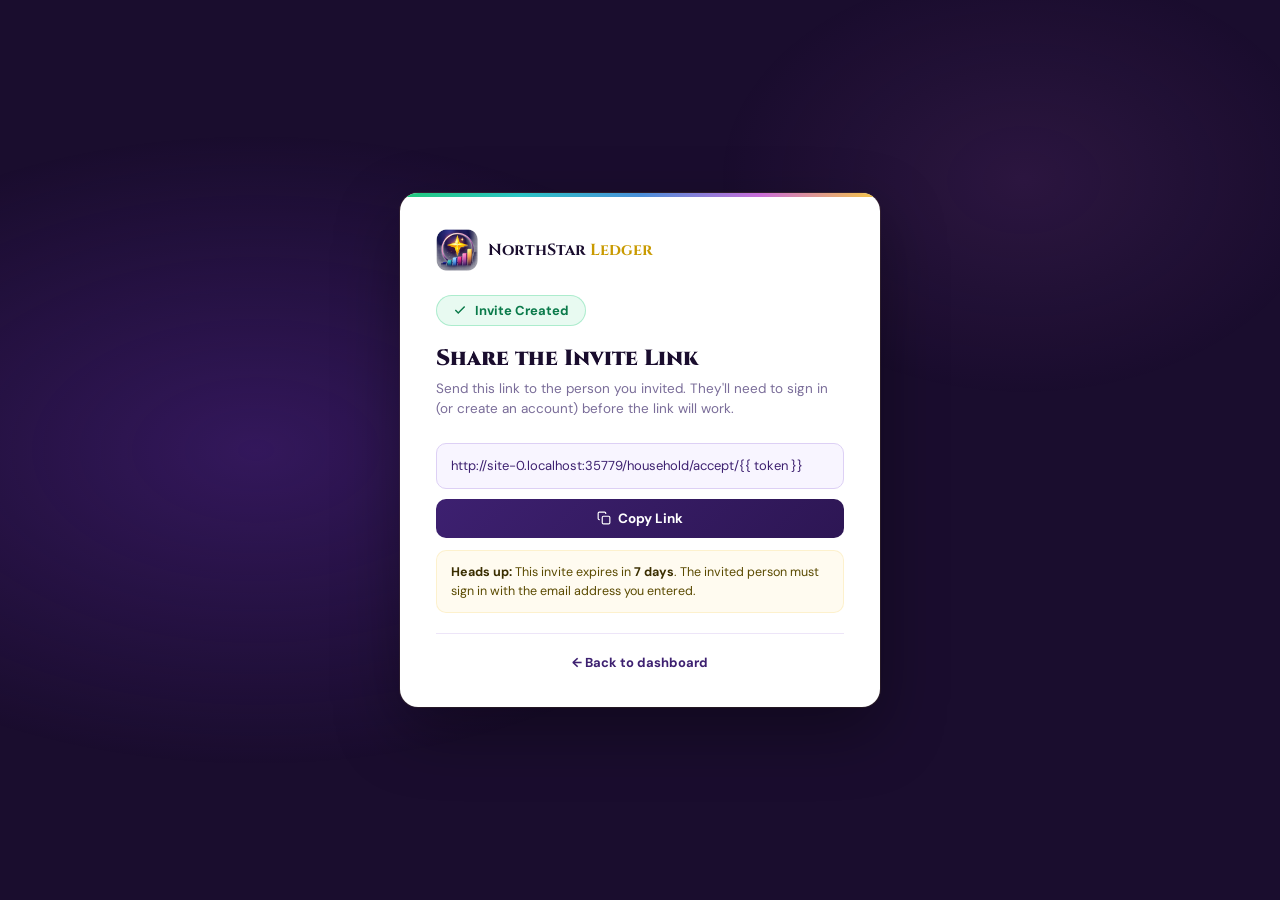
<file: templates/invite_created.html>
<!doctype html>
<html lang="en">
<head>
<meta charset="UTF-8">
<meta name="viewport" content="width=device-width, initial-scale=1, minimum-scale=1, maximum-scale=1, viewport-fit=cover" />
<title>NorthStar Ledger — Invite Created</title>
<link href="https://fonts.googleapis.com/css2?family=Cinzel:wght@700;900&family=DM+Sans:wght@400;500;600&display=swap" rel="stylesheet">
<style>
  *, *::before, *::after { box-sizing: border-box; margin: 0; padding: 0; }

  :root {
    --gold:        #f5c842;
    --gold-lt:     #ffe78a;
    --gold-dk:     #c99a00;
    --purple-deep: #1a0d2e;
    --purple-mid:  #2d1654;
    --purple-lite: #3d2070;
    --ring-pink:   #c96dd8;
    --bar-blue:    #4a90d9;
    --bar-teal:    #2bc4c4;
    --bar-orange:  #f0a030;
    --ok:          #22c97a;
    --muted:       #a08cc0;
    --input-bg:    #f8f5ff;
    --input-bd:    #ddd0f5;
    --radius-sm:   10px;
  }

  body {
    font-family: 'DM Sans', sans-serif;
    background: var(--purple-deep);
    min-height: 100vh;
    display: flex;
    align-items: center;
    justify-content: center;
    padding: 24px;
  }

  /* Starfield */
  .stars { position: fixed; inset: 0; pointer-events: none; z-index: 0; }
  .star {
    position: absolute; background: #fff; border-radius: 50%; opacity: 0;
    animation: twinkle var(--d,3s) var(--delay,0s) infinite ease-in-out;
  }
  @keyframes twinkle {
    0%,100%{opacity:0;transform:scale(0.8);}
    50%{opacity:var(--op,0.6);transform:scale(1.2);}
  }

  /* Ambient glow */
  body::before {
    content: '';
    position: fixed; inset: 0;
    background:
      radial-gradient(ellipse 60% 50% at 20% 50%, rgba(90,40,160,0.4) 0%, transparent 70%),
      radial-gradient(ellipse 40% 40% at 80% 20%, rgba(200,100,220,0.1) 0%, transparent 60%);
    pointer-events: none; z-index: 0;
  }

  /* Card */
  .card {
    position: relative; z-index: 1;
    background: #fff;
    border-radius: 18px;
    width: 100%; max-width: 480px;
    box-shadow: 0 24px 64px rgba(0,0,0,0.35), 0 0 0 1px rgba(245,200,66,0.1);
    overflow: hidden;
    animation: fadeUp 0.5s ease both;
  }
  .card::before {
    content: '';
    display: block; height: 4px;
    background: linear-gradient(90deg, var(--ok), var(--bar-teal), var(--bar-blue), var(--ring-pink), var(--gold));
  }
  @keyframes fadeUp {
    from { opacity: 0; transform: translateY(20px); }
    to   { opacity: 1; transform: translateY(0); }
  }

  .card-inner { padding: 32px 36px 36px; }

  /* Brand */
  .brand { display: flex; align-items: center; gap: 10px; margin-bottom: 24px; }
  .brand img { width: 42px; height: 42px; object-fit: contain; }
  .brand-name { font-family: 'Cinzel', serif; font-size: 16px; font-weight: 700; color: var(--purple-deep); }
  .brand-name span { color: var(--gold-dk); }

  /* Success badge */
  .success-badge {
    display: inline-flex; align-items: center; gap: 8px;
    background: rgba(34,201,122,0.1); border: 1px solid rgba(34,201,122,0.3);
    border-radius: 999px; padding: 6px 16px;
    font-size: 13px; font-weight: 700; color: #0a7a4a;
    margin-bottom: 18px;
  }
  .success-badge svg { width: 14px; height: 14px; }

  .card-title {
    font-family: 'Cinzel', serif; font-size: 22px; font-weight: 900;
    color: var(--purple-deep); margin-bottom: 6px;
  }
  .card-sub { font-size: 13.5px; color: #7a6d99; margin-bottom: 24px; line-height: 1.5; }

  /* Link box */
  .link-box {
    background: var(--input-bg); border: 1.5px solid var(--input-bd);
    border-radius: var(--radius-sm); padding: 12px 14px;
    font-size: 13px; font-family: 'DM Sans', monospace;
    color: var(--purple-lite); word-break: break-all; line-height: 1.5;
    margin-bottom: 10px; user-select: all;
  }

  /* Copy button */
  .btn-copy {
    width: 100%; padding: 11px;
    background: linear-gradient(135deg, var(--purple-lite), var(--purple-mid));
    color: #fff; border: none; border-radius: var(--radius-sm);
    font-size: 13.5px; font-weight: 700; font-family: 'DM Sans', sans-serif;
    cursor: pointer; display: flex; align-items: center; justify-content: center; gap: 7px;
    transition: filter 0.15s, transform 0.12s;
    margin-bottom: 12px;
  }
  .btn-copy:hover { filter: brightness(1.12); transform: translateY(-1px); }
  .btn-copy svg { width: 14px; height: 14px; }

  /* Copied toast */
  .copied-msg {
    display: none; text-align: center; font-size: 13px;
    color: #0a7a4a; font-weight: 600; margin-bottom: 10px;
  }

  /* Notice */
  .notice {
    background: rgba(245,200,66,0.08); border: 1px solid rgba(245,200,66,0.2);
    border-radius: var(--radius-sm); padding: 12px 14px;
    font-size: 12.5px; color: #5a4a00; line-height: 1.5;
    margin-bottom: 20px;
  }
  .notice strong { color: #3a2e00; }

  /* Divider */
  .divider { height: 1px; background: #ede5f8; margin: 20px 0; }

  /* Back link */
  .back-link {
    display: block; text-align: center;
    font-size: 13px; color: #8a7aaa;
  }
  .back-link a {
    color: var(--purple-lite); font-weight: 700; text-decoration: none;
    transition: color 0.15s;
  }
  .back-link a:hover { color: var(--ring-pink); }
</style>
</head>
<body>

<div class="stars" id="stars"></div>

<div class="card">
  <div class="card-inner">

    <div class="brand">
      <img src="/static/brand_logo_transparent.png" alt="NorthStar Ledger logo">
      <div class="brand-name">NorthStar <span>Ledger</span></div>
    </div>

    <div class="success-badge">
      <svg viewBox="0 0 24 24" fill="none" stroke="currentColor" stroke-width="2.5"><polyline points="20 6 9 17 4 12"/></svg>
      Invite Created
    </div>

    <h2 class="card-title">Share the Invite Link</h2>
    <p class="card-sub">Send this link to the person you invited. They'll need to sign in (or create an account) before the link will work.</p>

    <!-- Full URL built in JS so it always includes the correct domain -->
    <div class="link-box" id="inviteLink">Loading…</div>

    <button class="btn-copy" onclick="copyLink()">
      <svg viewBox="0 0 24 24" fill="none" stroke="currentColor" stroke-width="2"><rect x="9" y="9" width="13" height="13" rx="2"/><path d="M5 15H4a2 2 0 0 1-2-2V4a2 2 0 0 1 2-2h9a2 2 0 0 1 2 2v1"/></svg>
      Copy Link
    </button>
    <div class="copied-msg" id="copiedMsg">✓ Copied to clipboard!</div>

    <div class="notice">
      <strong>Heads up:</strong> This invite expires in <strong>7 days</strong>. The invited person must sign in with the email address you entered.
    </div>

    <div class="divider"></div>

    <p class="back-link"><a href="/">← Back to dashboard</a></p>

  </div>
</div>

<script>
// Starfield
(function(){
  const c = document.getElementById('stars');
  for (let i = 0; i < 55; i++) {
    const s = document.createElement('div');
    s.className = 'star';
    const sz = Math.random() * 2 + 1;
    s.style.cssText = `width:${sz}px;height:${sz}px;left:${Math.random()*100}%;top:${Math.random()*100}%;--d:${(Math.random()*4+2).toFixed(1)}s;--delay:${(Math.random()*5).toFixed(1)}s;--op:${(Math.random()*0.5+0.2).toFixed(2)}`;
    c.appendChild(s);
  }
})();

// Build the full invite URL from the current domain
const TOKEN = "{{ token }}";
const fullLink = window.location.origin + "/household/accept/" + TOKEN;
document.getElementById('inviteLink').textContent = fullLink;

// Copy to clipboard
function copyLink() {
  navigator.clipboard.writeText(fullLink).then(function() {
    const msg = document.getElementById('copiedMsg');
    msg.style.display = 'block';
    setTimeout(function() { msg.style.display = 'none'; }, 2500);
  }).catch(function() {
    // Fallback: select the text box
    const box = document.getElementById('inviteLink');
    const range = document.createRange();
    range.selectNodeContents(box);
    window.getSelection().removeAllRanges();
    window.getSelection().addRange(range);
  });
}
</script>
</body>
</html>
</file>
